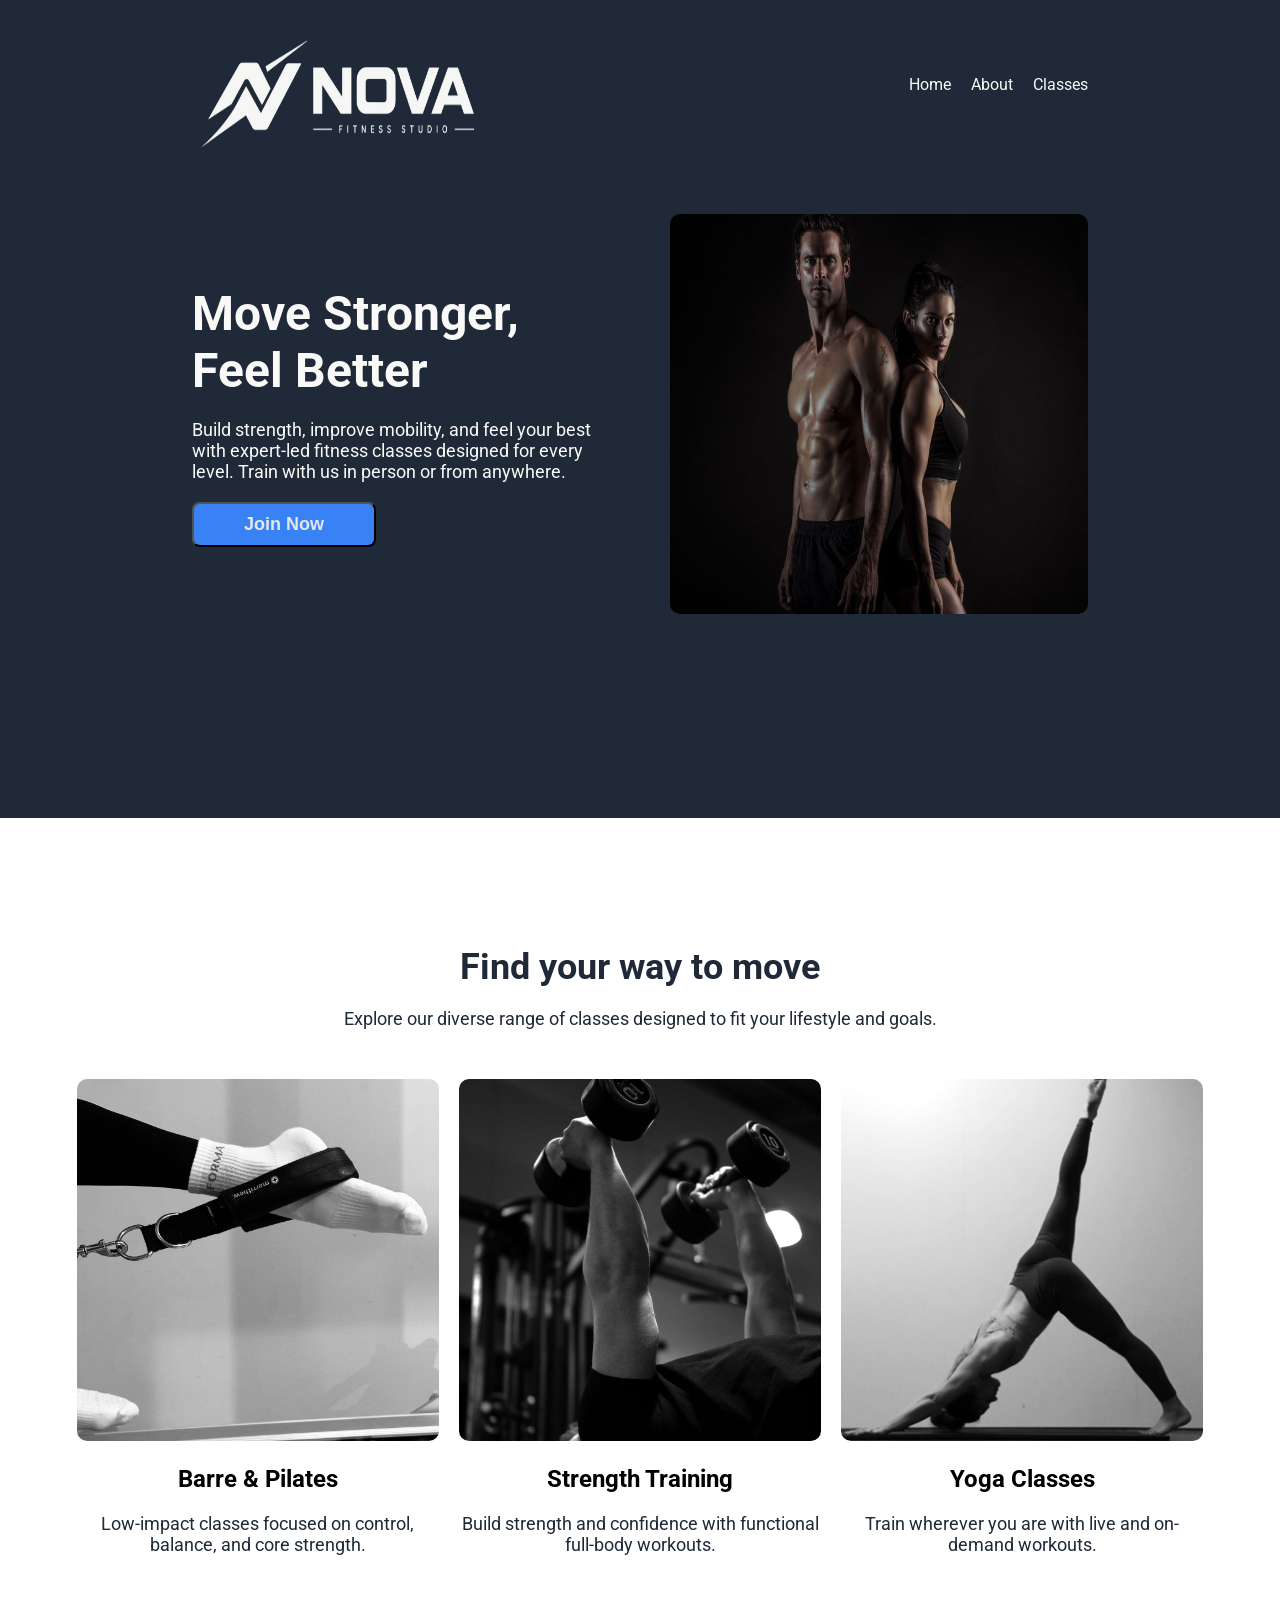
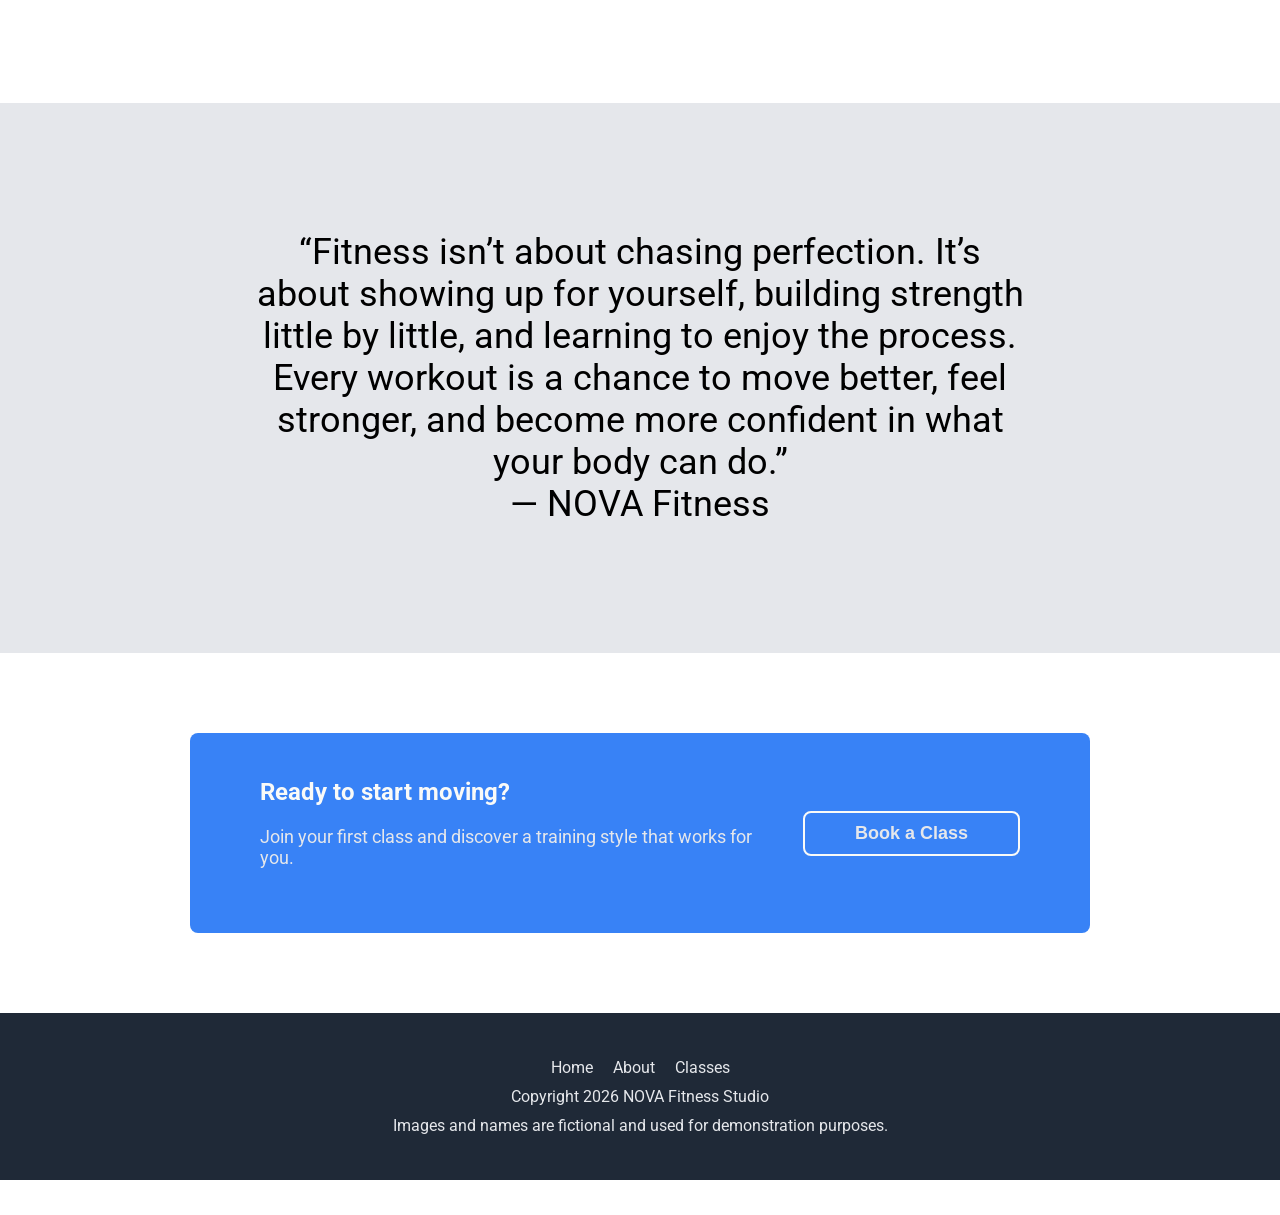
<file: index.html>
<!doctype html>
<html lang="en">
  <head>
    <meta charset="UTF-8" />
    <meta name="viewport" content="width=device-width, initial-scale=1.0" />
    <title>NOVA STUDIO</title>
    <link rel="stylesheet" href="style.css" />
  </head>

  <body>
    <header>
      <a href="index.html" aria-label="NOVA STUDIO home">
        <img src="images/logo.png" alt="NOVA STUDIO logo" class="logo" />
      </a>
      <input type="checkbox" id="menu-toggle" class="menu-toggle" />
      <label
        for="menu-toggle"
        class="menu-button"
        aria-label="Toggle navigation menu"
      >
        <span></span>
        <span></span>
        <span></span>
      </label>
      <nav>
        <ul>
          <li><a href="index.html">Home</a></li>
          <li><a href="about.html">About</a></li>
          <li><a href="classes.html">Classes</a></li>
        </ul>
      </nav>
    </header>
    <main>
      <section class="hero" id="home">
        <article class="hero-content">
          <h1>
            Move Stronger, <br />
            Feel Better
          </h1>
          <p>
            Build strength, improve mobility, and feel your best with expert-led
            fitness classes designed for every level. Train with us in person or
            from anywhere.
          </p>
          <button href="classes.html" class="cta-button">Join Now</button>
        </article>
        <figure>
          <img
            src="images/gym-buddies.jpg"
            alt="Gym buddies"
            class="hero-image"
          />
        </figure>
      </section>
      <section class="classes">
        <h2>Find your way to move</h2>
        <p>
          Explore our diverse range of classes designed to fit your lifestyle
          and goals.
        </p>
        <div class="class-cards">
          <article class="card-info">
            <a href="pilates.html"
              ><img src="images/pilates.jpg" alt="Pilates fitness class"
            /></a>

            <h3>Barre & Pilates</h3>

            <p>
              Low-impact classes focused on control, balance, and core strength.
            </p>
          </article>

          <article class="card-info">
            <a href="strength-training.html"
              ><img
                src="images/strength.jpg"
                alt="man lifting weights in a gym"
            /></a>

            <h3>Strength Training</h3>

            <p>
              Build strength and confidence with functional full-body workouts.
            </p>
          </article>

          <article class="card-info">
            <a href="online-classes.html"
              ><img src="images/yoga.jpg" alt="woman doing a yoga posture"
            /></a>

            <h3>Yoga Classes</h3>

            <p>Train wherever you are with live and on-demand workouts.</p>
          </article>
        </div>
      </section>

      <section class="quote">
        <blockquote>
          “Fitness isn’t about chasing perfection. It’s about showing up for
          yourself, building strength little by little, and learning to enjoy
          the process. Every workout is a chance to move better, feel stronger,
          and become more confident in what your body can do.”

          <footer>— NOVA Fitness</footer>
        </blockquote>
      </section>
      <section class="cta">
        <article>
          <h2>Ready to start moving?</h2>

          <p>
            Join your first class and discover a training style that works for
            you.
          </p>
        </article>

        <button href="classes.html" class="button">Book a Class</button>
      </section>
    </main>
    <footer>
      <input
        type="checkbox"
        id="footer-menu-toggle"
        class="footer-menu-toggle"
      />
      <label
        for="footer-menu-toggle"
        class="footer-menu-button"
        aria-label="Toggle footer navigation menu"
      >
        <span></span>
        <span></span>
        <span></span>
      </label>
      <ul class="footer-nav">
        <li><a href="index.html">Home</a></li>
        <li><a href="about.html">About</a></li>
        <li><a href="classes.html">Classes</a></li>
      </ul>
      <p>Copyright 2026 NOVA Fitness Studio</p>
      <!-- trainer cards here -->
      <p class="disclaimer">
        Images and names are fictional and used for demonstration purposes.
      </p>
    </footer>
  </body>
</html>
</file>
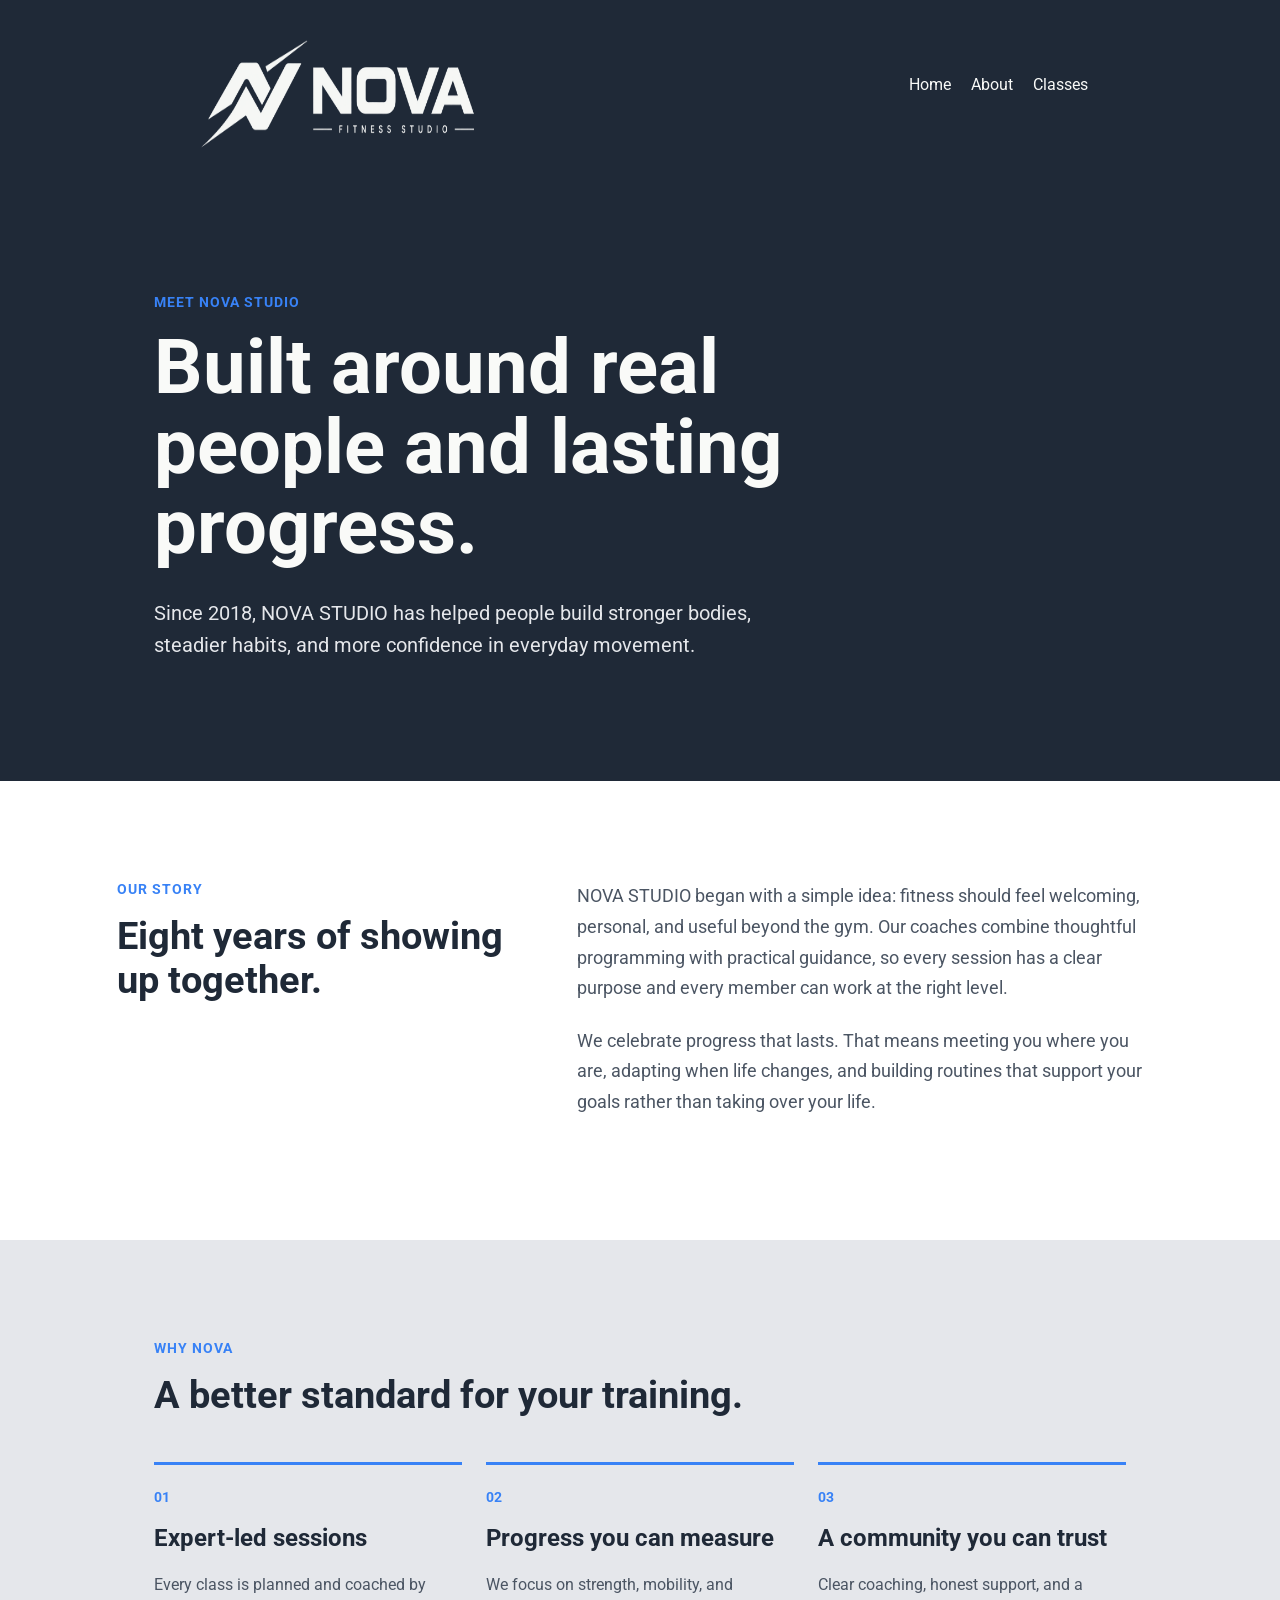
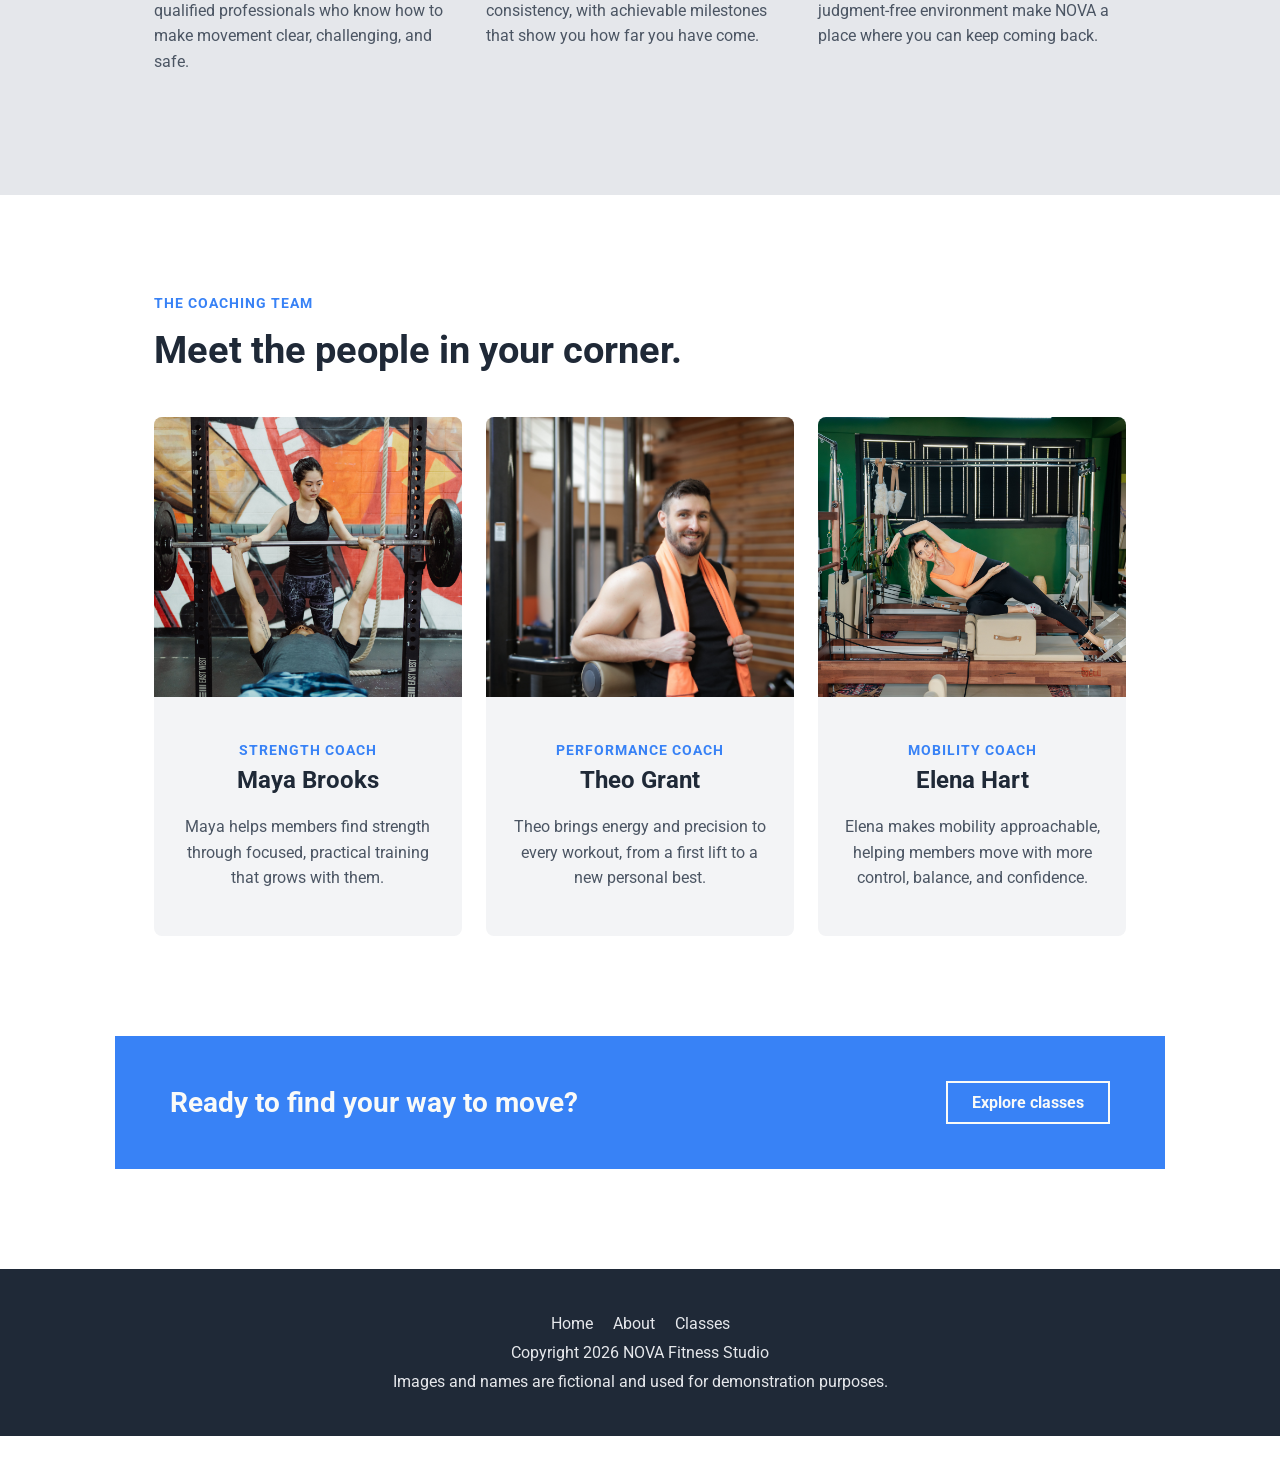
<file: about.html>
<!doctype html>
<html lang="en">
  <head>
    <meta charset="UTF-8" />
    <meta name="viewport" content="width=device-width, initial-scale=1.0" />
    <title>About | NOVA STUDIO</title>
    <link rel="stylesheet" href="style.css" />
  </head>
  <body class="about-page">
    <header>
      <a href="index.html" aria-label="NOVA STUDIO home">
        <img src="images/logo.png" alt="NOVA STUDIO logo" class="logo" />
      </a>
      <input type="checkbox" id="menu-toggle" class="menu-toggle" />
      <label
        for="menu-toggle"
        class="menu-button"
        aria-label="Toggle navigation menu"
      >
        <span></span>
        <span></span>
        <span></span>
      </label>
      <nav>
        <ul>
          <li><a href="index.html">Home</a></li>
          <li><a href="about.html">About</a></li>
          <li><a href="classes.html">Classes</a></li>
        </ul>
      </nav>
    </header>

    <main>
      <section class="about-hero">
        <p class="eyebrow">Meet NOVA STUDIO</p>
        <h1>Built around real people and lasting progress.</h1>
        <p class="about-intro">
          Since 2018, NOVA STUDIO has helped people build stronger bodies,
          steadier habits, and more confidence in everyday movement.
        </p>
      </section>

      <section class="about-story">
        <div>
          <p class="eyebrow">Our story</p>
          <h2>Eight years of showing up together.</h2>
        </div>
        <div>
          <p>
            NOVA STUDIO began with a simple idea: fitness should feel welcoming,
            personal, and useful beyond the gym. Our coaches combine thoughtful
            programming with practical guidance, so every session has a clear
            purpose and every member can work at the right level.
          </p>
          <p>
            We celebrate progress that lasts. That means meeting you where you
            are, adapting when life changes, and building routines that support
            your goals rather than taking over your life.
          </p>
        </div>
      </section>

      <section class="trust-section">
        <div class="section-heading">
          <p class="eyebrow">Why NOVA</p>
          <h2>A better standard for your training.</h2>
        </div>
        <div class="trust-grid">
          <article>
            <span class="trust-number">01</span>
            <h3>Expert-led sessions</h3>
            <p>
              Every class is planned and coached by qualified professionals who
              know how to make movement clear, challenging, and safe.
            </p>
          </article>
          <article>
            <span class="trust-number">02</span>
            <h3>Progress you can measure</h3>
            <p>
              We focus on strength, mobility, and consistency, with achievable
              milestones that show you how far you have come.
            </p>
          </article>
          <article>
            <span class="trust-number">03</span>
            <h3>A community you can trust</h3>
            <p>
              Clear coaching, honest support, and a judgment-free environment
              make NOVA a place where you can keep coming back.
            </p>
          </article>
        </div>
      </section>
      <section class="trainers-section">
        <div class="section-heading">
          <p class="eyebrow">The coaching team</p>
          <h2>Meet the people in your corner.</h2>
        </div>
        <div class="trainer-grid">
          <article class="trainer-card">
            <img
              src="images/trainer-1.jpg"
              alt="Fictional NOVA trainer Maya Brooks"
            />
            <div>
              <p class="trainer-role">Strength coach</p>
              <h3>Maya Brooks</h3>
              <p>
                Maya helps members find strength through focused, practical
                training that grows with them.
              </p>
            </div>
          </article>
          <article class="trainer-card">
            <img
              src="images/trainer-2.jpg"
              alt="Fictional NOVA trainer Theo Grant coaching strength"
            />
            <div>
              <p class="trainer-role">Performance coach</p>
              <h3>Theo Grant</h3>
              <p>
                Theo brings energy and precision to every workout, from a first
                lift to a new personal best.
              </p>
            </div>
          </article>
          <article class="trainer-card">
            <img
              src="images/trainer-3.jpg"
              alt="Fictional NOVA trainer Elena Hart coaching Pilates"
            />
            <div>
              <p class="trainer-role">Mobility coach</p>
              <h3>Elena Hart</h3>
              <p>
                Elena makes mobility approachable, helping members move with
                more control, balance, and confidence.
              </p>
            </div>
          </article>
        </div>
      </section>
      <section class="about-cta">
        <h2>Ready to find your way to move?</h2>
        <a href="index.html#classes" class="button">Explore classes</a>
      </section>
    </main>

    <footer>
      <input
        type="checkbox"
        id="footer-menu-toggle"
        class="footer-menu-toggle"
      />
      <label
        for="footer-menu-toggle"
        class="footer-menu-button"
        aria-label="Toggle footer navigation menu"
      >
        <span></span>
        <span></span>
        <span></span>
      </label>
      <ul class="footer-nav">
        <li><a href="index.html#home">Home</a></li>
        <li><a href="about.html">About</a></li>
        <li><a href="index.html">Classes</a></li>
      </ul>
      <p>Copyright 2026 NOVA Fitness Studio</p>
      <!-- trainer cards here -->
      <p class="disclaimer">
        Images and names are fictional and used for demonstration purposes.
      </p>
    </footer>
  </body>
</html>
</file>
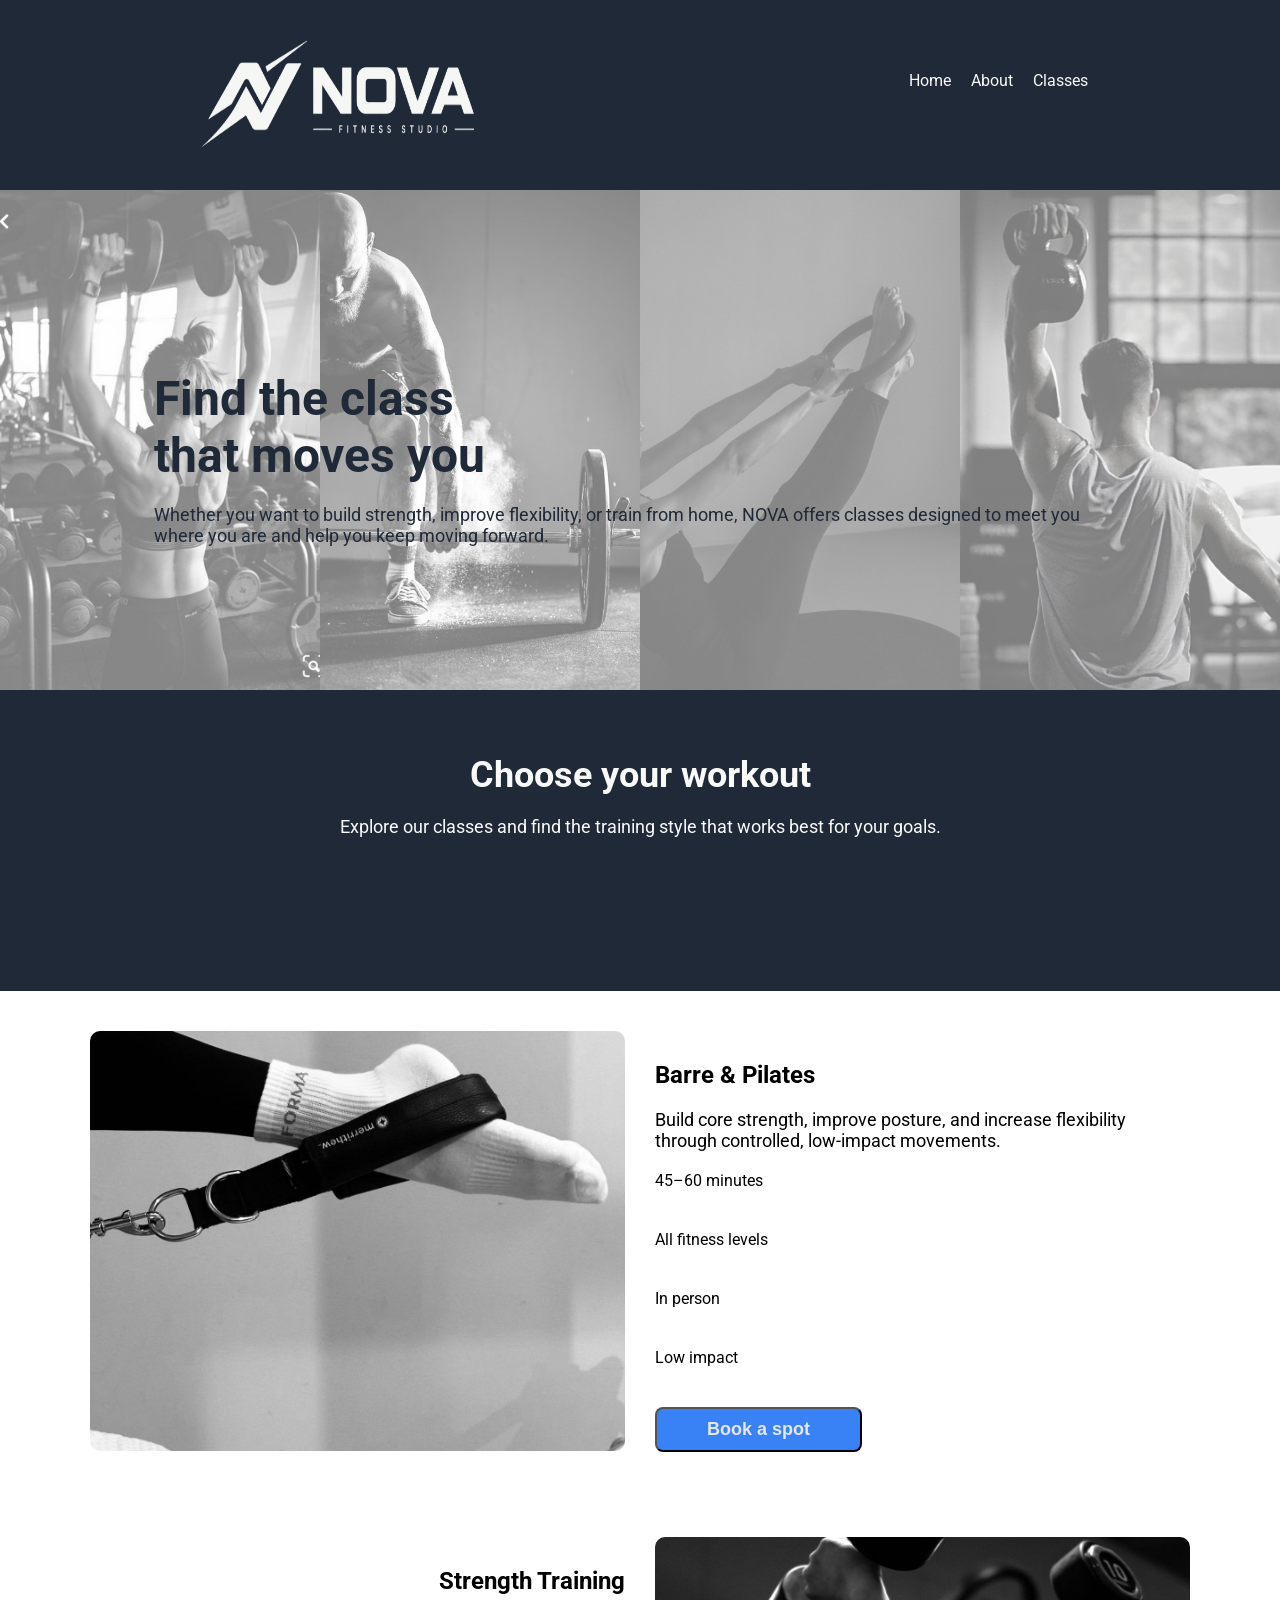
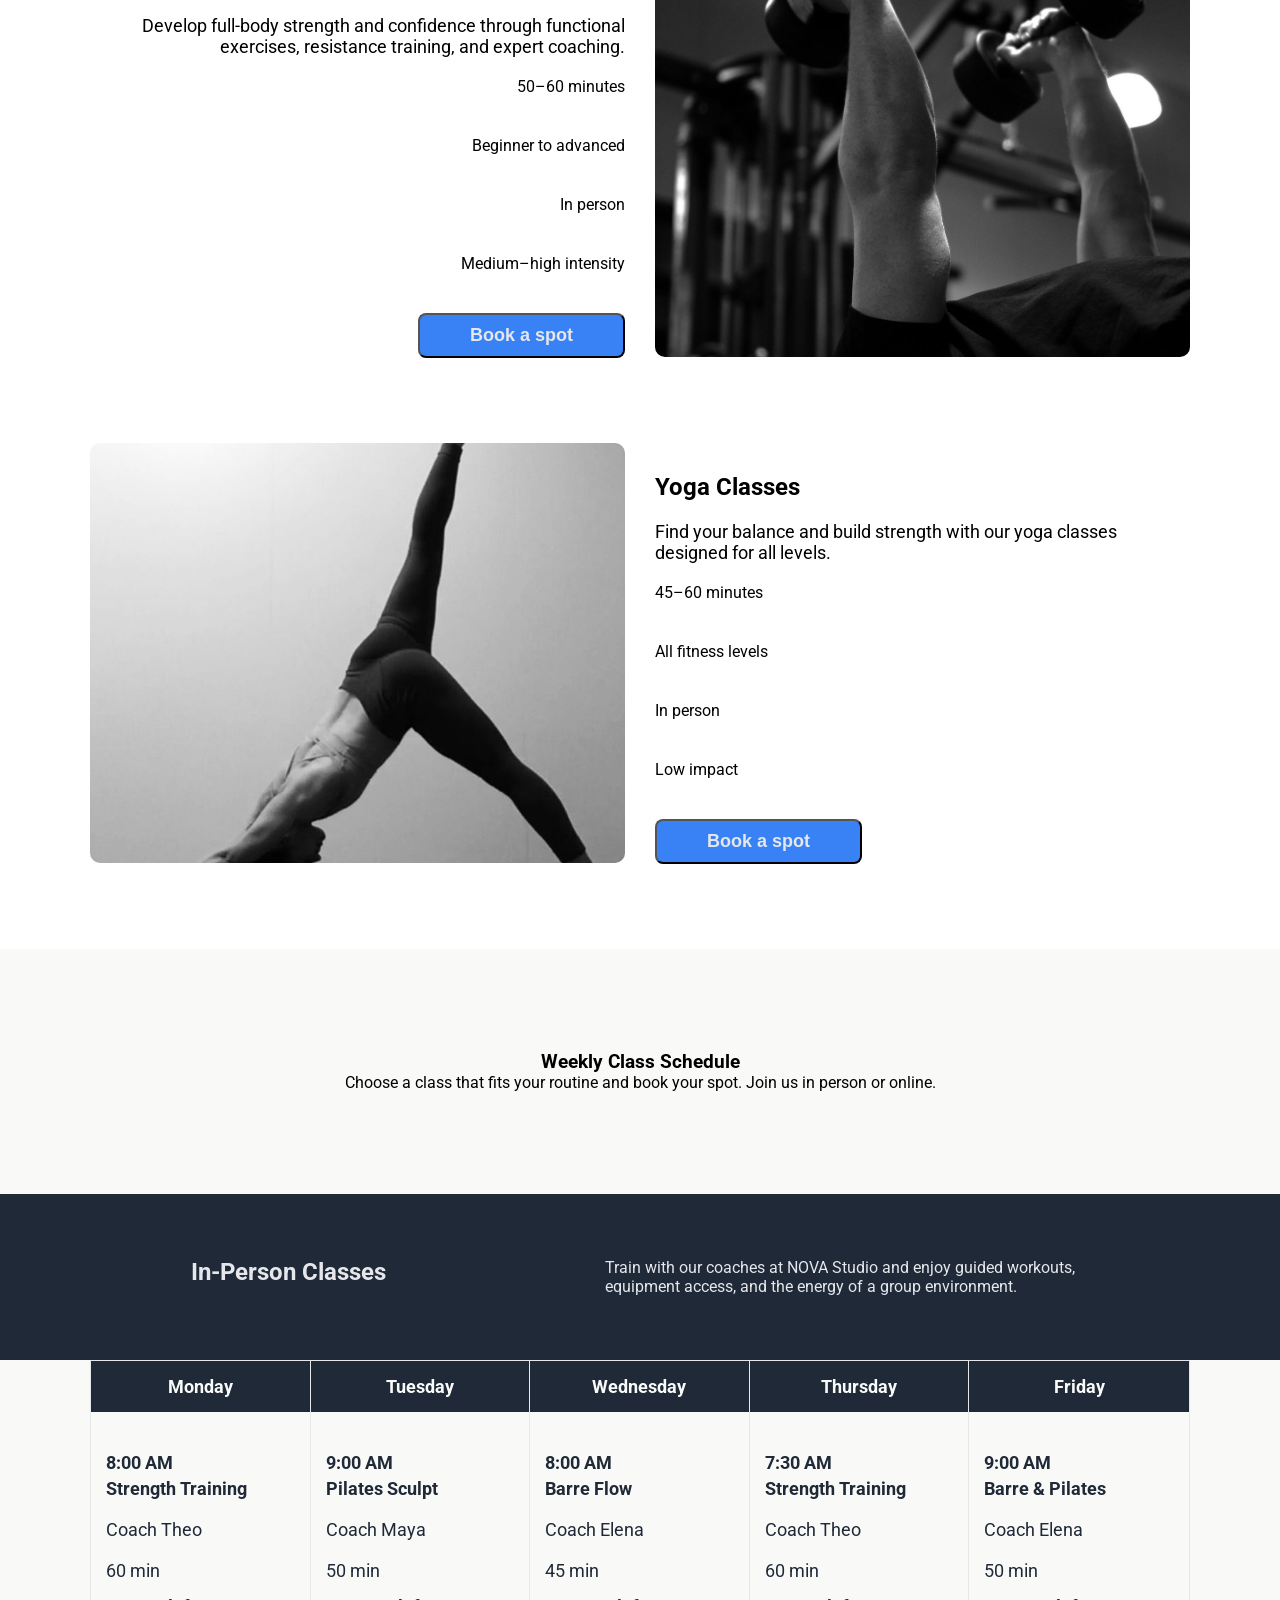
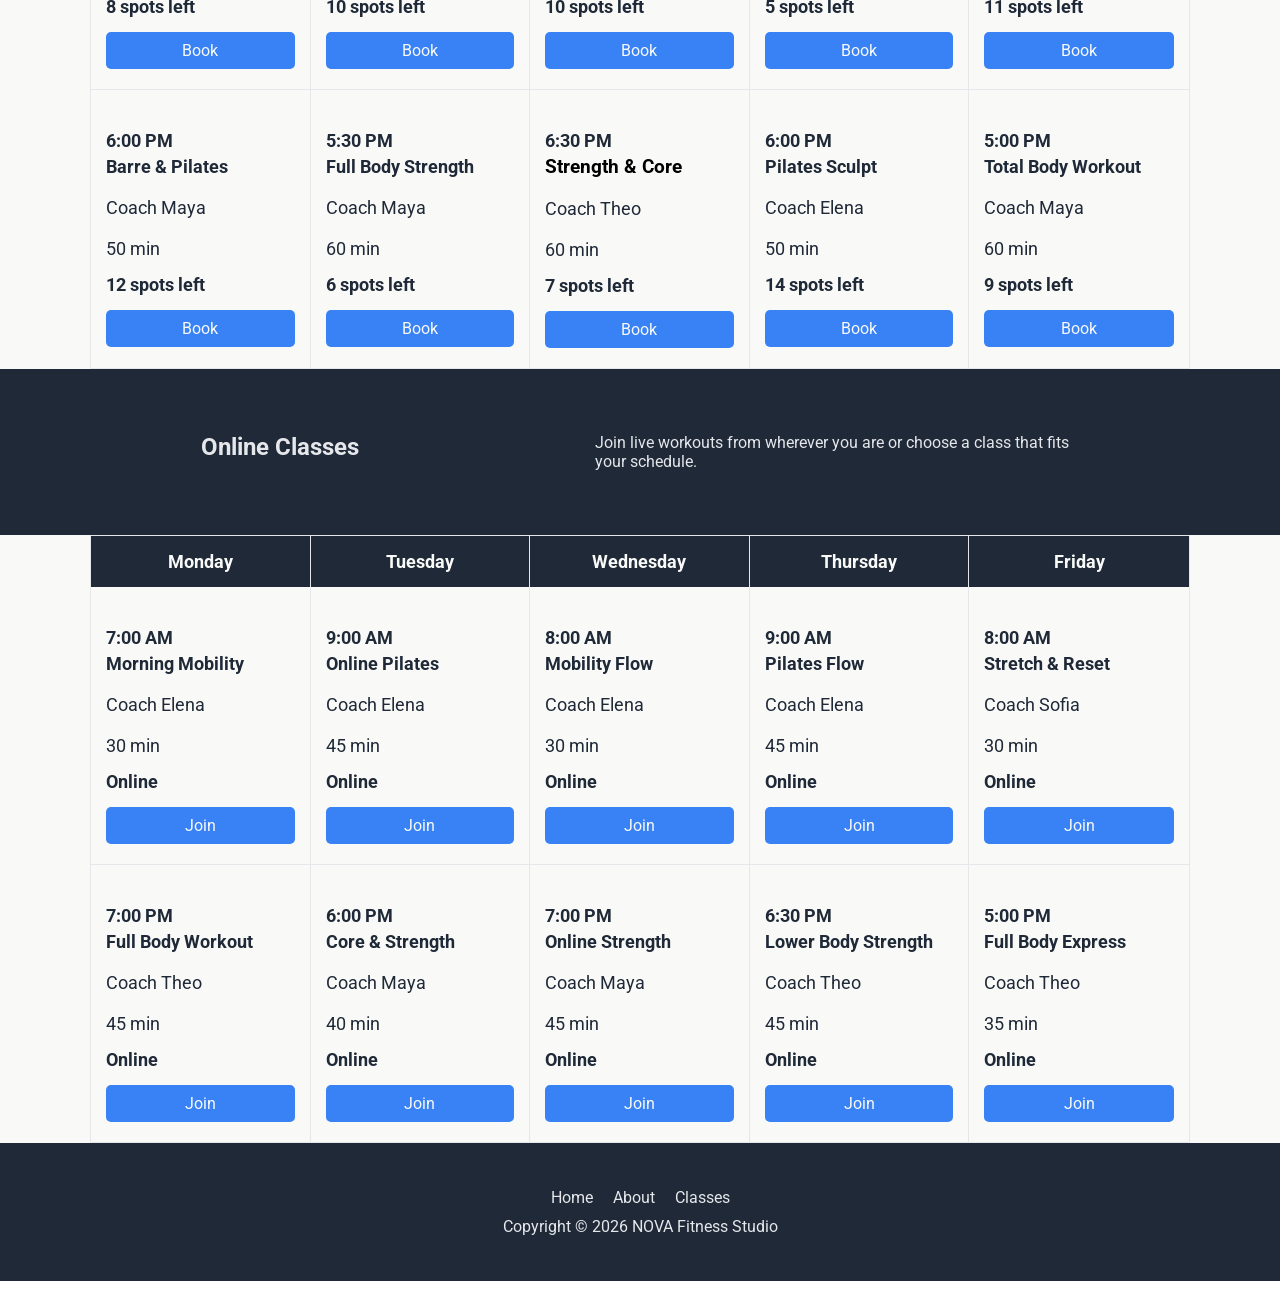
<file: classes.html>
<!DOCTYPE html>
<html lang="en">

<head>
    <meta charset="UTF-8">
    <meta name="viewport" content="width=device-width, initial-scale=1.0">
    <title>NOVA | CLASSES</title>
    <link rel="stylesheet" href="style.css">
</head>

<body class="classes-page">
    <header>
        <img src="images/logo.png" alt="Logo" class="logo" />
        <input type="checkbox" id="menu-toggle" class="menu-toggle" />
        <label for="menu-toggle" class="menu-button" aria-label="Toggle navigation menu">
            <span></span>
            <span></span>
            <span></span>
        </label>

        <nav>
            <ul>
                <li><a href="index.html">Home</a></li>
                <li><a href="about.html">About</a></li>
                <li><a href="classes.html">Classes</a></li>
            </ul>
        </nav>
    </header>
    <main>
        <section class="hero-classes">
            <div class="hero-images">
                <img src="images/hero1.jpg" alt="woman lifting dumbells">
                <img src="images/hero2.jpg" alt="man doing weightlifitng">
                <img src="images/hero3.jpg" alt="woman doing pilates">
                <img src="images/hero4.jpg" alt="man lifting one dumbell">
            </div>

            <article class="hero-classes-content">
                <h1>Find the class<br>that moves you</h1>

                <p>
                    Whether you want to build strength, improve flexibility,
                    or train from home, NOVA offers classes designed to meet
                    you where you are and help you keep moving forward.
                </p>
            </article>

        </section>
        <div class="class-title">

            <h2>Choose your workout</h2>

            <p>
                Explore our classes and find the training style
                that works best for your goals.
            </p>
        </div>

        <section class="pilates-barre cards-classes">
            <a href="pilates.html">
                <img src="images/pilates.jpg" alt="Woman practicing Pilates">
            </a>

            <article class="class-info">
                <h3>Barre & Pilates</h3>

                <p>
                    Build core strength, improve posture, and increase
                    flexibility through controlled, low-impact movements.
                </p>

                <ul class="class-details">
                    <li>45–60 minutes</li>
                    <li>All fitness levels</li>
                    <li>In person</li>
                    <li>Low impact</li>
                </ul>

                <button href="classes.html" class="cta-button btn-classes">Book a spot</button>

            </article>

        </section>

        <!-- STRENGTH -->
        <section class="strength-training cards-classes">
            <a href="strength-training.html">
                <img src="images/strength.jpg" alt="Man lifting weights during strength training">
            </a>

            <article class="class-info strength-class">


                <h3>Strength Training</h3>

                <p>
                    Develop full-body strength and confidence through
                    functional exercises, resistance training, and
                    expert coaching.
                </p>

                <ul class="class-details">
                    <li>50–60 minutes</li>
                    <li>Beginner to advanced</li>
                    <li>In person</li>
                    <li>Medium–high intensity</li>
                </ul>

                <button href="classes.html" class="cta-button btn-classes">Book a spot</button>

            </article>
        </section>

        <!-- YOGA -->
        <section class="yoga-classes cards-classes">
            <a href="yoga-classes.html">
                <img src="images/yoga.jpg" alt="Woman doing a yoga posture">
            </a>
            <article class="class-info">
                <h3>Yoga Classes</h3>

                <p>
                    Find your balance and build strength with our
                    yoga classes designed for all levels.
                </p>

                <ul class="class-details">
                    <li>45–60 minutes</li>
                    <li>All fitness levels</li>
                    <li>In person</li>
                    <li>Low impact</li>
                </ul>

                <button href="classes.html" class="cta-button btn-classes">Book a spot</button>

            </article>

        </section>


        <!-- SCHEDULE -->

        <section class="schedule-section">
            <section class="schedule-heading">
                <h1>Weekly Class Schedule</h1>
                <p>
                    Choose a class that fits your routine and book your spot.
                    Join us in person or online.
                </p>
            </section>

            <section class="inperson-heading classes-types">
                <h2>In-Person Classes</h2>
                <p>
                    Train with our coaches at NOVA Studio and enjoy guided workouts,
                    equipment access, and the energy of a group environment.
                </p>
            </section>

            <section class="schedule-grid inperson-week">

                <article class="schedule-day">
                    <h3>Monday</h3>

                    <section class="class-session">
                        <p class="class-time">8:00 AM</p>
                        <h4>Strength Training</h4>
                        <p>Coach Theo</p>
                        <p>60 min</p>
                        <p class="spots">8 spots left</p>
                        <a href="#" class="schedule-button">Book</a>
                    </section>

                    <section class="class-session">
                        <p class="class-time">6:00 PM</p>
                        <h4>Barre & Pilates</h4>
                        <p>Coach Maya</p>
                        <p>50 min</p>
                        <p class="spots">12 spots left</p>
                        <a href="#" class="schedule-button">Book</a>
                    </section>
                </article>


                <article class="schedule-day">
                    <h3>Tuesday</h3>

                    <section class="class-session">
                        <p class="class-time">9:00 AM</p>
                        <h4>Pilates Sculpt</h4>
                        <p>Coach Maya</p>
                        <p>50 min</p>
                        <p class="spots">10 spots left</p>
                        <a href="#" class="schedule-button">Book</a>
                    </section>

                    <section class="class-session">
                        <p class="class-time">5:30 PM</p>
                        <h4>Full Body Strength</h4>
                        <p>Coach Maya</p>
                        <p>60 min</p>
                        <p class="spots">6 spots left</p>
                        <a href="#" class="schedule-button">Book</a>
                    </section>
                </article>


                <article class="schedule-day">
                    <h3>Wednesday</h3>

                    <section class="class-session">
                        <p class="class-time">8:00 AM</p>
                        <h4>Barre Flow</h4>
                        <p>Coach Elena</p>
                        <p>45 min</p>
                        <p class="spots">10 spots left</p>
                        <a href="#" class="schedule-button">Book</a>
                    </section>

                    <section class="class-session">
                        <p class="class-time">6:30 PM</p>
                        <h3>Strength & Core</h3>
                        <p>Coach Theo</p>
                        <p>60 min</p>
                        <p class="spots">7 spots left</p>
                        <a href="#" class="schedule-button">Book</a>
                    </section>
                </article>


                <article class="schedule-day">
                    <h3>Thursday</h3>

                    <section class="class-session">
                        <p class="class-time">7:30 AM</p>
                        <h4>Strength Training</h4>
                        <p>Coach Theo</p>
                        <p>60 min</p>
                        <p class="spots">5 spots left</p>
                        <a href="#" class="schedule-button">Book</a>
                    </section>

                    <section class="class-session">
                        <p class="class-time">6:00 PM</p>
                        <h4>Pilates Sculpt</h4>
                        <p>Coach Elena</p>
                        <p>50 min</p>
                        <p class="spots">14 spots left</p>
                        <a href="#" class="schedule-button">Book</a>
                    </section>
                </article>


                <article class="schedule-day">
                    <h3>Friday</h3>

                    <section class="class-session">
                        <p class="class-time">9:00 AM</p>
                        <h4>Barre & Pilates</h4>
                        <p>Coach Elena</p>
                        <p>50 min</p>
                        <p class="spots">11 spots left</p>
                        <a href="#" class="schedule-button">Book</a>
                    </section>

                    <section class="class-session">
                        <p class="class-time">5:00 PM</p>
                        <h4>Total Body Workout</h4>
                        <p>Coach Maya</p>
                        <p>60 min</p>
                        <p class="spots">9 spots left</p>
                        <a href="#" class="schedule-button">Book</a>
                    </section>
                </article>


                <!-- ONLINE SECTION CLASS-->
            </section>
            <section class="classes-types">
                <h2>Online Classes</h2>
                <p>
                    Join live workouts from wherever you are or choose a class
                    that fits your schedule.
                </p>
            </section>
            <section class="schedule-section online-schedule">



                <section class="schedule-grid">

                    <article class="schedule-day">
                        <h3>Monday</h3>

                        <section class="class-session">
                            <p class="class-time">7:00 AM</p>
                            <h4>Morning Mobility</h4>
                            <p>Coach Elena</p>
                            <p>30 min</p>
                            <p class="spots">Online</p>
                            <a href="#" class="schedule-button">Join</a>
                        </section>

                        <section class="class-session">
                            <p class="class-time">7:00 PM</p>
                            <h4>Full Body Workout</h4>
                            <p>Coach Theo</p>
                            <p>45 min</p>
                            <p class="spots">Online</p>
                            <a href="#" class="schedule-button">Join</a>
                        </section>
                    </article>


                    <article class="schedule-day">
                        <h3>Tuesday</h3>

                        <section class="class-session">
                            <p class="class-time">9:00 AM</p>
                            <h4>Online Pilates</h4>
                            <p>Coach Elena</p>
                            <p>45 min</p>
                            <p class="spots">Online</p>
                            <a href="#" class="schedule-button">Join</a>
                        </section>

                        <section class="class-session">
                            <p class="class-time">6:00 PM</p>
                            <h4>Core & Strength</h4>
                            <p>Coach Maya</p>
                            <p>40 min</p>
                            <p class="spots">Online</p>
                            <a href="#" class="schedule-button">Join</a>
                        </section>
                    </article>


                    <article class="schedule-day">
                        <h3>Wednesday</h3>

                        <section class="class-session">
                            <p class="class-time">8:00 AM</p>
                            <h4>Mobility Flow</h4>
                            <p>Coach Elena</p>
                            <p>30 min</p>
                            <p class="spots">Online</p>
                            <a href="#" class="schedule-button">Join</a>
                        </section>

                        <section class="class-session">
                            <p class="class-time">7:00 PM</p>
                            <h4>Online Strength</h4>
                            <p>Coach Maya</p>
                            <p>45 min</p>
                            <p class="spots">Online</p>
                            <a href="#" class="schedule-button">Join</a>
                        </section>
                    </article>


                    <article class="schedule-day">
                        <h3>Thursday</h3>

                        <section class="class-session">
                            <p class="class-time">9:00 AM</p>
                            <h4>Pilates Flow</h4>
                            <p>Coach Elena</p>
                            <p>45 min</p>
                            <p class="spots">Online</p>
                            <a href="#" class="schedule-button">Join</a>
                        </section>

                        <section class="class-session">
                            <p class="class-time">6:30 PM</p>
                            <h4>Lower Body Strength</h4>
                            <p>Coach Theo</p>
                            <p>45 min</p>
                            <p class="spots">Online</p>
                            <a href="#" class="schedule-button">Join</a>
                        </section>
                    </article>


                    <article class="schedule-day">
                        <h3>Friday</h3>

                        <section class="class-session">
                            <p class="class-time">8:00 AM</p>
                            <h4>Stretch & Reset</h4>
                            <p>Coach Sofia</p>
                            <p>30 min</p>
                            <p class="spots">Online</p>
                            <a href="#" class="schedule-button">Join</a>
                        </section>

                        <section class="class-session">
                            <p class="class-time">5:00 PM</p>
                            <h4>Full Body Express</h4>
                            <p>Coach Theo</p>
                            <p>35 min</p>
                            <p class="spots">Online</p>
                            <a href="#" class="schedule-button">Join</a>
                        </section>
                    </article>

                </section>

            </section>
        </section>

    </main>
    <footer>
        <input type="checkbox" id="footer-menu-toggle" class="footer-menu-toggle" />
        <label for="footer-menu-toggle" class="footer-menu-button" aria-label="Toggle footer navigation menu">
            <span></span>
            <span></span>
            <span></span>
        </label>
        <ul class="footer-nav">
            <li><a href="index.html">Home</a></li>
            <li><a href="about.html">About</a></li>
            <li><a href="classes.html">Classes</a></li>
        </ul>
        <p>
            Copyright © 2026 NOVA Fitness Studio
        </p>
    </footer>
</body>

</html>
</body>

</html>
</file>
<file: style.css>
@import url("https://fonts.googleapis.com/css2?family=Roboto&display=swap");

:root {
  --main-text: #1f2937;
  --hero-header-text: #f9faf8;
  --secondary-color: #e5e7eb;
  --btn-text-color: #3882f6;
}

* {
  box-sizing: border-box;
  margin: 0;
  padding: 0;
}

body {
  font-family: "Roboto", sans-serif;
}

a {
  text-decoration: none;
  color: inherit;
}

/* HEADER + HERO */

header,
header ul {
  display: flex;
  justify-content: space-between;
  align-items: center;
  align-items: flex-end;
}

ul {
  gap: 20px;
  list-style: none;
}

header,
.hero {
  background-color: var(--main-text);
  color: var(--hero-header-text);
  padding: 20px 15%;
  display: flex;
}

nav {
  display: flex;
  justify-content: space-between;
  align-items: center;
  margin-bottom: 80px;
}

nav a:hover {
  color: var(--btn-text-color);
}

.menu-toggle,
.menu-button {
  display: none;
} /*hides the burguer menu in the desktop version. verify the media queries  */

.logo {
  width: 300px;
  height: 150px;
}

/* HERO */

.hero {
  display: flex;
  justify-content: space-between;
  align-items: center;
  gap: 60px;
  padding-bottom: 200px;
}

.hero-content {
  flex: 1;
}

.hero-content ~ figure {
  flex: 1;
}

.hero-image {
  width: 100%;
  height: 400px;
  border-radius: 10px;
  margin-right: 30px;
}

article h1 {
  font-size: 48px;
}

article p {
  font-size: 18px;
  margin: 20px 0;
}

/* BUTTON */

button {
  background-color: var(--btn-text-color);
  padding: 10px 50px;
  border-radius: 8px;
  font-size: 18px;
  font-weight: bold;
  color: var(--secondary-color);
}

button:hover {
  background-color: #2563eb;
}

/* CLASSES / INFORMATION */

.classes {
  text-align: center;
  margin: 10% 0;
}

.classes h2,
.classes p {
  color: var(--main-text);
}

.classes h2 {
  font-size: 36px;
  margin: 50px 0 20px;
}

.classes p {
  font-size: 18px;
  margin-bottom: 50px;
  text-align: center;
}

/* CARD CARDS */

.class-cards {
  display: flex;
  flex-wrap: wrap; /* cards will be onto the next row when they dont fit in the screen*/
  justify-content: center;
  gap: 20px;
  margin-top: 20px;
  padding: 0 6%;
  text-align: center;
}

.card-info {
  flex: 1 1 280px;
  max-width: 400px;
} /*responsive part where the cards in the index page can grow, shrink with a base width of 280px and 400px*/

.card-info img {
  width: 100%;
  aspect-ratio: 1 / 1;
  object-fit: cover;
  border-radius: 10px;
} /*image cover 100% of its container and keep it*/

.card-info h3 {
  font-size: 24px;
  margin: 20px 0 10px;
}

.card-info p {
  font-size: 18px;
  color: var(--main-text);
  margin-bottom: 20px;
  width: 100%;
}

/* QUOTE */

.quote {
  background-color: var(--secondary-color);
  padding: 10% 20%;
  font-size: 36px;
  text-align: center;
}

/* MEMBERSHIP PLANS */

.training-options {
  background-color: var(--hero-header-text);
  text-align: center;
  padding: 80px 12%;
}

.training-types {
  display: flex;
  align-items: center;
  justify-content: space-around;
  background-color: var(--main-text);
  border-radius: 0 0 12px 12px;
}

aside {
  width: 350px;
  padding: 40px;
  text-align: center;
  color: var(--hero-header-text);
}

.btn-classes {
  margin: 15px 0;
}

/*PLAN CARDS*/

.plans {
  background-color: var(--hero-header-text);
  text-align: center;
  padding: 80px 12%;
}

.plans > h2 {
  font-size: 36px;
  color: var(--main-text);
  margin-bottom: 10px;
}

.plans > p {
  max-width: 650px;
  margin: 0 auto 50px;
  color: var(--main-text);
  font-size: 18px;
}

.plan-cards {
  display: flex;
  flex-wrap: wrap;
  justify-content: center;
  gap: 5px;
}

.plan-card {
  width: 350px;
  max-width: 100%;
  padding: 10px;
  border: 2px solid var(--main-text);
  border-radius: 12px;
  text-align: center;
  background-color: var(--hero-header-text);
}

.plan-card h3 {
  font-size: 24px;
  color: var(--main-text);
  margin-bottom: 8px;
}

.plan-offer {
  color: var(--btn-text-color);
  font-weight: bold;
  margin-bottom: 20px;
}

.plan-price {
  color: var(--secondary-color);
  margin-bottom: 25px;
}

.plan-price span {
  display: block;
  color: var(--main-text);
  font-size: 42px;
  font-weight: bold;
}

.plan-card ul {
  margin: 40px 0 80px 0;
  color: var(--main-text);
}

.plan-card li {
  margin-bottom: 10px;
}

.plan-img {
  width: 350px;
  max-width: 100%;
  height: 600px;
  border-radius: 10px;
  display: block;
  margin: 0;
  padding: 0;
}

figure {
  width: 350px;

  padding: 0;
  margin: 0;
}
figure img {
  width: 400px;
  padding: 0;
  gap: 0;
}
/* CTA  */
.cta {
  max-width: 900px;
  margin: 80px auto;
  padding: 45px 70px;
  background-color: var(--btn-text-color);
  color: var(--hero-header-text);
  display: flex;
  align-items: center;
  gap: 40px;
  border-radius: 8px;
}

.cta h2 {
  font-size: 24px;
  margin-bottom: 5px;
}

.cta p {
  font-size: 18px;
  color: var(--secondary-color);
}

.cta .button {
  border: 2px solid var(--hero-header-text);
  white-space: nowrap;
}

.cta .button:hover {
  background-color: var(--hero-header-text);
  color: var(--btn-text-color);
}

/* FOOTER */

body > footer {
  background-color: var(--main-text);
  color: var(--secondary-color);
  text-align: center;
  padding: 35px;
  margin-bottom: 35px;
}

/* ABOUT PAGE */

.about-page main {
  color: var(--main-text);
}

.about-hero {
  background-color: var(--main-text);
  color: var(--hero-header-text);
  padding: 100px 12% 120px;
}

.eyebrow,
.trainer-role {
  color: var(--btn-text-color);
  font-size: 14px;
  font-weight: bold;
  letter-spacing: 1px;
  margin-bottom: 18px;
  text-transform: uppercase;
}

.about-hero h1 {
  font-size: clamp(42px, 6vw, 76px);
  line-height: 1.05;
  max-width: 800px;
}

.about-intro {
  color: var(--secondary-color);
  font-size: 20px;
  line-height: 1.6;
  margin-top: 30px;
  max-width: 620px;
}

.about-story,
.trust-section,
.trainers-section {
  margin: 0 auto;
  max-width: 1200px;
  padding: 100px 6%;
}

.about-story {
  display: flex;
  gap: 70px;
}

.about-story > * {
  flex: 1 1 0;
}

.about-story > :first-child {
  flex: 0.8 1 0;
}

.about-story > :last-child {
  flex: 1.2 1 0;
}

.about-story h2,
.section-heading h2 {
  font-size: 38px;
  line-height: 1.15;
}

.about-story div:last-child p {
  color: #4b5563;
  font-size: 18px;
  line-height: 1.7;
  margin-bottom: 22px;
}

.trust-section {
  max-width: none;
  padding-left: 12%;
  padding-right: 12%;
  background-color: var(--secondary-color);
}

.section-heading {
  margin-bottom: 45px;
}

.trust-grid,
.trainer-grid {
  display: flex;
  flex-wrap: wrap;
  gap: 24px;
}

.trust-grid > *,
.trainer-grid > * {
  flex: 1 1 calc((100% - 48px) / 3);
}

.trust-grid article {
  border-top: 3px solid var(--btn-text-color);
  padding-top: 22px;
}

.trust-number {
  color: var(--btn-text-color);
  font-size: 14px;
  font-weight: bold;
}

.trust-grid h3,
.trainer-card h3 {
  font-size: 24px;
  margin: 18px 0 12px;
}

.trust-grid p,
.trainer-card p:last-child {
  color: #4b5563;
  font-size: 16px;
  line-height: 1.6;
}

.trainers-section {
  max-width: none;
  padding-left: 12%;
  padding-right: 12%;
}

.trainer-card {
  background-color: #f3f4f6;
  border-radius: 8px;
  overflow: hidden;
  text-align: center;
}

.trainer-card img {
  display: block;
  height: 280px;
  object-fit: cover;
  width: 100%;
}

.trainer-card:nth-child(3) img {
  object-position: center top;
}

.trainer-card div {
  padding: 25px;
  justify-content: center;
}

.trainer-role {
  margin-bottom: 0;
}

.trainer-card h3 {
  margin-top: 8px;
}

.disclaimer {
  text-align: center;
}

.about-cta {
  align-items: center;
  background-color: var(--btn-text-color);
  color: var(--hero-header-text);
  display: flex;
  gap: 35px;
  justify-content: space-between;
  margin: 0 auto 100px;
  max-width: 1050px;
  padding: 45px 55px;
}

.about-cta h2 {
  font-size: 28px;
}

.about-cta .button {
  border: 2px solid var(--hero-header-text);
  display: inline-block;
  font-weight: bold;
  padding: 10px 24px;
  white-space: nowrap;
}

.about-cta .button:hover {
  background-color: var(--hero-header-text);
  color: var(--btn-text-color);
}

body > footer p {
  margin: 10px 0;
}

.footer-nav {
  display: flex;
  justify-content: center;
  gap: 20px;
  margin: 10px 0;
}

.footer-nav a:hover {
  color: var(--btn-text-color);
}

.footer-menu-toggle,
.footer-menu-button {
  display: none;
}

@media (min-width: 601px) and (max-width: 1024px) {
  header,
  .hero {
    padding-left: 6%;
    padding-right: 6%;
  }

  .logo {
    width: 220px;
    height: auto;
  }

  nav {
    margin-bottom: 30px;
  }

  .hero {
    gap: 30px;
    padding-bottom: 120px;
  }

  .hero-image {
    width: 45vw;
    height: auto;
  }

  .cta {
    margin: 60px 6%;
    padding: 40px;
  }

  .quote {
    padding: 12% 10%;
    font-size: 30px;
  }

  .about-hero {
    padding: 80px 6% 90px;
  }

  .about-story,
  .trust-section,
  .trainers-section {
    padding-left: 6%;
    padding-right: 6%;
  }

  .about-story {
    gap: 35px;
  }

  .trainer-grid {
    flex-wrap: wrap;
  }

  .trainer-grid > * {
    flex-basis: calc((100% - 24px) / 2);
  }

  .trainer-card:last-child {
    margin-inline: auto;
    max-width: 50%;
  }

  .about-cta {
    margin-left: 6%;
    margin-right: 6%;
  }
}

@media (max-width: 600px) {
  header,
  .hero,
  .class-cards,
  .cta {
    flex-direction: column;
  }

  header,
  .hero {
    padding: 20px 6%;
  }

  header {
    flex-direction: row;
    flex-wrap: wrap;
    gap: 20px;
    align-items: flex-start;
    justify-content: space-between;
  }

  .logo {
    width: min(240px, 80vw);
    height: auto;
  }

  .hero-content,
  .hero figure,
  .card-info,
  .training-types,
  .plans,
  .plan-cards,
  .plan-card,
  .plan-cards figure {
    width: 100%;
  }

  .hero-image,
  .card-info img,
  .card-info p,
  .plan-img {
    width: 100%;
    height: auto;
  }

  nav {
    display: none;
    flex-basis: 100%;
    margin-bottom: 20px;
    width: 100%;
  }

  nav ul {
    align-items: center;
    flex-direction: column;
    gap: 16px;
  }

  .menu-button {
    cursor: pointer;
    display: flex;
    flex-direction: column;
    gap: 5px;
    padding: 30px;
  }

  .menu-button span {
    background-color: var(--hero-header-text);
    display: block;
    height: 3px;
    width: 28px;
  }

  .menu-toggle:focus-visible + .menu-button {
    outline: 2px solid var(--btn-text-color);
    outline-offset: 4px;
  }

  .menu-toggle:checked + .menu-button + nav {
    display: block;
  }

  .about-hero {
    padding: 65px 6% 75px;
  }

  .about-hero h1 {
    font-size: 40px;
  }

  .about-intro {
    font-size: 18px;
  }

  .about-story,
  .trust-grid,
  .trainer-grid {
    flex-direction: column;
  }

  .about-story > *,
  .trust-grid > *,
  .trainer-grid > * {
    flex: 0 1 auto;
  }

  .about-story {
    gap: 35px;
  }

  .about-story,
  .trust-section,
  .trainers-section {
    padding-bottom: 70px;
    padding-top: 70px;
  }

  .about-story h2,
  .section-heading h2 {
    font-size: 32px;
  }

  .trust-section,
  .trainers-section {
    padding-left: 6%;
    padding-right: 6%;
  }

  .trainer-card:last-child {
    margin-inline: 0;
    max-width: none;
  }

  .about-cta {
    align-items: stretch;
    flex-direction: column;
    margin: 0 6% 70px;
    padding: 30px;
  }

  .about-cta h2 {
    font-size: 24px;
  }

  .about-cta .button {
    text-align: center;
  }

  .training-options,
  .plans {
    padding-left: 6%;
    padding-right: 6%;
  }

  .training-types,
  .plan-cards {
    align-items: center;
    flex-direction: column;
  }

  aside {
    width: 100%;
  }

  .plan-card {
    max-width: 350px;
  }

  .footer-menu-button {
    cursor: pointer;
    display: flex;
    flex-direction: column;
    gap: 5px;
    margin: 0 auto 15px;
    padding: 8px;
    width: fit-content;
  }

  .footer-menu-button span {
    background-color: var(--secondary-color);
    display: block;
    height: 3px;
    width: 28px;
  }

  .footer-menu-toggle:focus-visible + .footer-menu-button {
    outline: 2px solid var(--btn-text-color);
    outline-offset: 4px;
  }

  .footer-nav {
    display: none;
    flex-direction: column;
    gap: 16px;
  }

  .footer-menu-toggle:checked + .footer-menu-button + .footer-nav {
    display: flex;
  }
}

.footer-nav a:hover {
  color: var(--btn-text-color);
}

/*CLASSES PAGE*/
/* =========================
   CLASSES PAGE
   ========================= */

/* HERO */

.classes-page .hero-images {
  display: flex;
  flex-direction: row;
  width: 100%;
  overflow: hidden;
}

.classes-page .hero-images img {
  width: 25%;
  height: 500px;
  object-fit: cover;
  opacity: 0.5;
  min-width: 0;
}

.classes-page .hero-classes {
  width: 100%;
  height: 500px;
  overflow: hidden;
}

.classes-page .hero-classes-content {
  display: block;
  position: relative;
  bottom: 320px;
  padding: 0 30% 0 10%;
  color: var(--main-text);
}

/* =========================
   CLASSES SECTION
   ========================= */

.classes-page .class-title {
  background-color: var(--main-text);
  text-align: center;
  padding: 5% 0 12% 0;
  color: var(--hero-header-text);
}

.classes-page .class-title h2 {
  font-size: 36px;
  margin-bottom: 20px;
}

.classes-page .class-title p {
  font-size: 18px;
}

.classes-page .cards-classes,
.classes-page .class-details {
  display: flex;
}

.classes-page .cards-classes {
  justify-content: center;
  gap: 20px;
  margin: 20px;
  text-align: center;
}

.classes-page .cards-classes > a,
.classes-page .class-info {
  min-width: 0;
}

.classes-page .cards-classes img {
  width: 500px;
  height: 500px;
  max-width: 100%;
  object-fit: cover;
  border-radius: 10px;
}

.classes-page .strength-training {
  flex-direction: row-reverse;
}

.classes-page .class-info {
  width: 500px;
  max-width: 100%;
  padding: 30px 0;
  text-align: start;
}

.classes-page .strength-class {
  text-align: right;
}

.classes-page .class-info h3 {
  font-size: 24px;
}

.classes-page .class-details {
  flex-direction: column;
  gap: 40px;
}

.classes-page .class-info button {
  margin-top: 40px;
}

/* =========================
   SCHEDULE SECTION
   ========================= */

.classes-page .schedule-section {
  background-color: var(--hero-header-text);
}

.classes-page .schedule-heading {
  text-align: center;
  padding: 8% 0;
}

.classes-page .inperson-heading,
.classes-page .classes-types {
  background-color: var(--main-text);
  color: var(--secondary-color);
  display: flex;
  justify-content: space-around;
  gap: 40px;
  padding: 5%;
}

.classes-page .inperson-heading h2,
.classes-page .classes-types h2,
.classes-page .inperson-heading p,
.classes-page .classes-types p {
  min-width: 0;
}

.classes-page .inperson-heading p,
.classes-page .classes-types p {
  width: 400px;
  max-width: 100%;
}

.classes-page .schedule-grid {
  display: flex;
  max-width: 1200px;
  width: 100%;
  margin: auto;
  border: 1px solid var(--secondary-color);
}

.classes-page .schedule-day {
  width: 20%;
  min-width: 0;
  background-color: var(--hero-header-text);
  border-right: 1px solid var(--secondary-color);
}

.classes-page .schedule-day:last-child {
  border-right: none;
}

.classes-page .schedule-day > h3 {
  background-color: var(--main-text);
  color: var(--hero-header-text);
  text-align: center;
  padding: 15px;
  font-size: 18px;
}

.classes-page .class-session {
  padding: 20px 15px;
  min-height: 240px;
  min-width: 0;
  border-bottom: 1px solid var(--secondary-color);
  overflow-wrap: break-word;
}

.classes-page .class-session:last-child {
  border-bottom: none;
}

.classes-page .class-time {
  color: var(--btn-text-color);
  font-size: 18px;
  font-weight: bold;
  margin-bottom: 8px;
}

.classes-page .class-session h4 {
  font-size: 18px;
  margin-bottom: 15px;
  color: var(--main-text);
}

.classes-page .class-session p {
  color: var(--main-text);
  margin-bottom: 5px;
}

.classes-page .spots {
  margin-top: 15px;
  font-weight: bold;
  color: #1f2937;
}

.classes-page .schedule-button {
  display: block;
  background-color: var(--btn-text-color);
  color: var(--hero-header-text);
  text-align: center;
  padding: 9px;
  margin-top: 15px;
  border-radius: 5px;
  text-decoration: none;
}

.classes-page .schedule-button:hover {
  background-color: var(--main-text);
}

/* ==================================================
   SMALL DESKTOP
   901px - 1460px
   ================================================== */

@media (min-width: 901px) and (max-width: 1460px) {
  /* HERO */

  .classes-page .hero-classes {
    width: 100%;
    height: 500px;
    overflow: hidden;
  }

  .classes-page .hero-images {
    width: 100%;
  }

  .classes-page .hero-images img {
    width: 25%;
    height: 500px;
    min-width: 0;
  }

  .classes-page .hero-classes-content {
    bottom: 320px;
    padding: 0 12%;
  }

  /* TITLE */

  .classes-page .class-title {
    width: 100%;
    padding-left: 8%;
    padding-right: 8%;
  }

  /* CLASS CARDS */

  .classes-page .cards-classes {
    width: 90%;
    max-width: 1100px;
    margin: 40px auto;
    gap: 30px;
  }

  .classes-page .cards-classes > a,
  .classes-page .class-info {
    width: 50%;
    min-width: 0;
  }

  .classes-page .cards-classes img {
    width: 100%;
    height: 420px;
    object-fit: cover;
  }

  .classes-page .class-info {
    padding: 30px 0;
  }

  /* SCHEDULE HEADINGS */

  .classes-page .inperson-heading,
  .classes-page .classes-types {
    width: 100%;
    padding: 5% 8%;
  }

  .classes-page .inperson-heading p,
  .classes-page .classes-types p {
    width: 45%;
  }

  /* SCHEDULE */

  .classes-page .schedule-grid {
    width: 90%;
    max-width: 1100px;
  }

  .classes-page .schedule-day {
    min-width: 0;
  }
}

/* ==================================================
   TABLET
   601px - 900px
   ================================================== */

@media (min-width: 601px) and (max-width: 900px) {
  /* HERO */

  .classes-page .hero-images {
    flex-wrap: wrap;
  }

  .classes-page .hero-images img {
    width: 50%;
    height: 250px;
  }

  .classes-page .hero-classes {
    height: 500px;
    overflow: hidden;
  }

  .classes-page .hero-classes-content {
    bottom: 330px;
    padding: 0 10%;
  }

  /* CLASS CARDS */

  .classes-page .cards-classes {
    flex-direction: column;
    align-items: center;

    width: calc(100% - 60px);
    max-width: 700px;

    margin: 40px auto;
  }

  .classes-page .strength-training {
    flex-direction: column;
  }

  .classes-page .cards-classes > a,
  .classes-page .class-info {
    width: 100%;
    max-width: 700px;
  }

  .classes-page .cards-classes img {
    width: 100%;
    height: 400px;
    object-fit: cover;
  }

  .classes-page .class-info {
    padding: 25px 0;
    text-align: left;
  }

  .classes-page .strength-class {
    text-align: left;
  }

  /* SCHEDULE HEADINGS */

  .classes-page .inperson-heading,
  .classes-page .classes-types {
    padding: 40px 8%;
  }

  .classes-page .inperson-heading p,
  .classes-page .classes-types p {
    width: 50%;
  }

  /* SCHEDULE */

  .classes-page .schedule-grid {
    flex-wrap: wrap;

    width: 90%;
    max-width: 700px;
  }

  .classes-page .schedule-day {
    width: 50%;
    min-width: 0;
  }
}

/* ==================================================
   MOBILE
   600px AND BELOW
   ================================================== */

@media (max-width: 600px) {
  /* HERO */

  .classes-page .hero-images {
    flex-wrap: wrap;
  }

  .classes-page .hero-images img {
    width: 50%;
    height: 210px;
  }

  .classes-page .hero-classes {
    height: 420px;
    overflow: hidden;
  }

  .classes-page .hero-classes-content {
    bottom: 305px;
    padding: 0 8%;
    text-align: center;
  }

  .classes-page .hero-classes-content h1 {
    font-size: 34px;
  }

  .classes-page .hero-classes-content p {
    font-size: 16px;
  }

  /* TITLE */

  .classes-page .class-title {
    padding: 50px 8%;
  }

  .classes-page .class-title h2 {
    font-size: 30px;
  }

  /* CLASS CARDS */

  .classes-page .cards-classes {
    flex-direction: column;
    align-items: stretch;

    width: calc(100% - 40px);

    margin: 30px auto;
  }

  .classes-page .strength-training {
    flex-direction: column;
  }

  .classes-page .cards-classes > a,
  .classes-page .class-info {
    width: 100%;
    max-width: 100%;
  }

  .classes-page .cards-classes img {
    width: 100%;
    height: 300px;
    object-fit: cover;
  }

  .classes-page .class-info {
    padding: 25px 0;
    text-align: left;
  }

  .classes-page .strength-class {
    text-align: left;
  }

  .classes-page .class-details {
    gap: 20px;
  }

  .classes-page .class-info button {
    width: 100%;
  }

  /* SCHEDULE HEADINGS */

  .classes-page .schedule-heading {
    padding: 50px 8%;
  }

  .classes-page .inperson-heading,
  .classes-page .classes-types {
    flex-direction: column;
    gap: 20px;
    padding: 40px 8%;
  }

  .classes-page .inperson-heading p,
  .classes-page .classes-types p {
    width: 100%;
    max-width: 100%;
  }

  /* SCHEDULE */

  .classes-page .schedule-grid {
    flex-direction: column;

    width: 90%;
    max-width: 90%;
  }

  .classes-page .schedule-day {
    width: 100%;
    min-width: 0;

    border-right: none;
  }

  .classes-page .class-session {
    min-height: auto;
    min-width: 0;

    overflow-wrap: break-word;
  }
</file>
